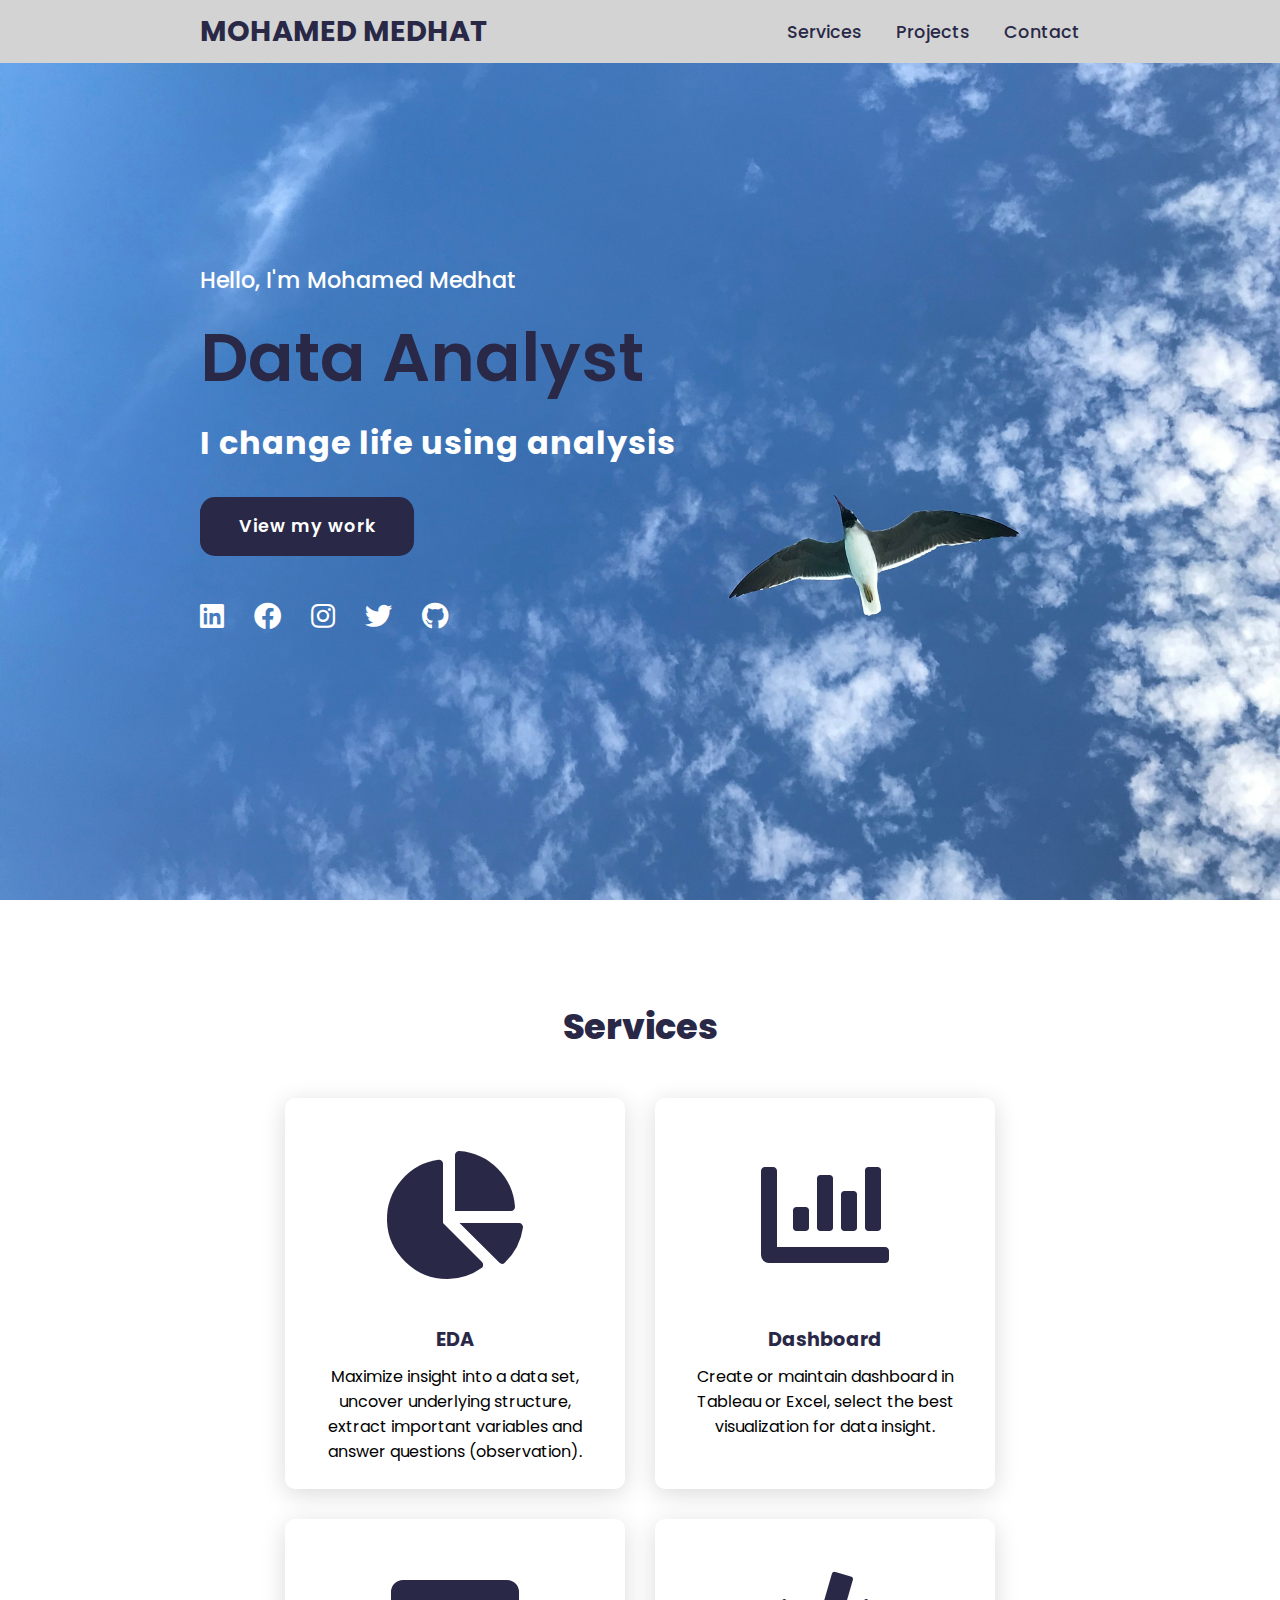
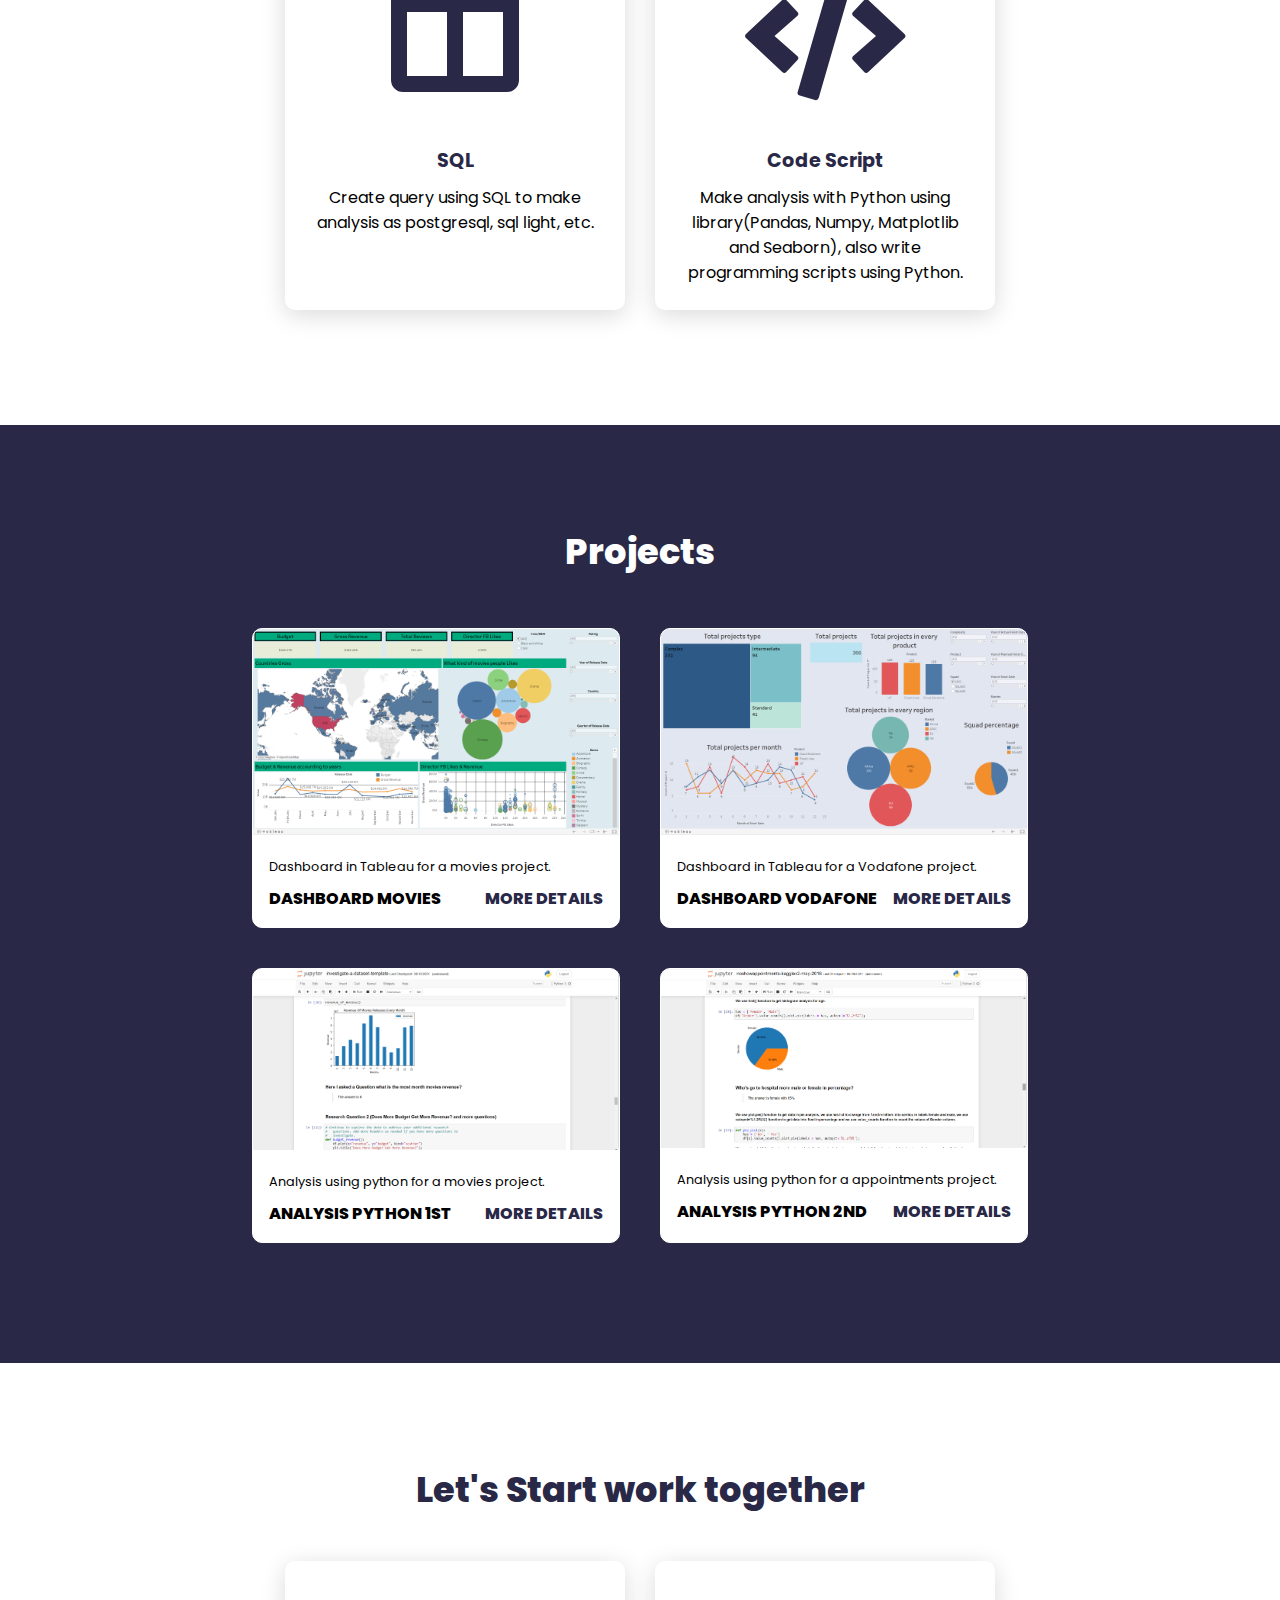
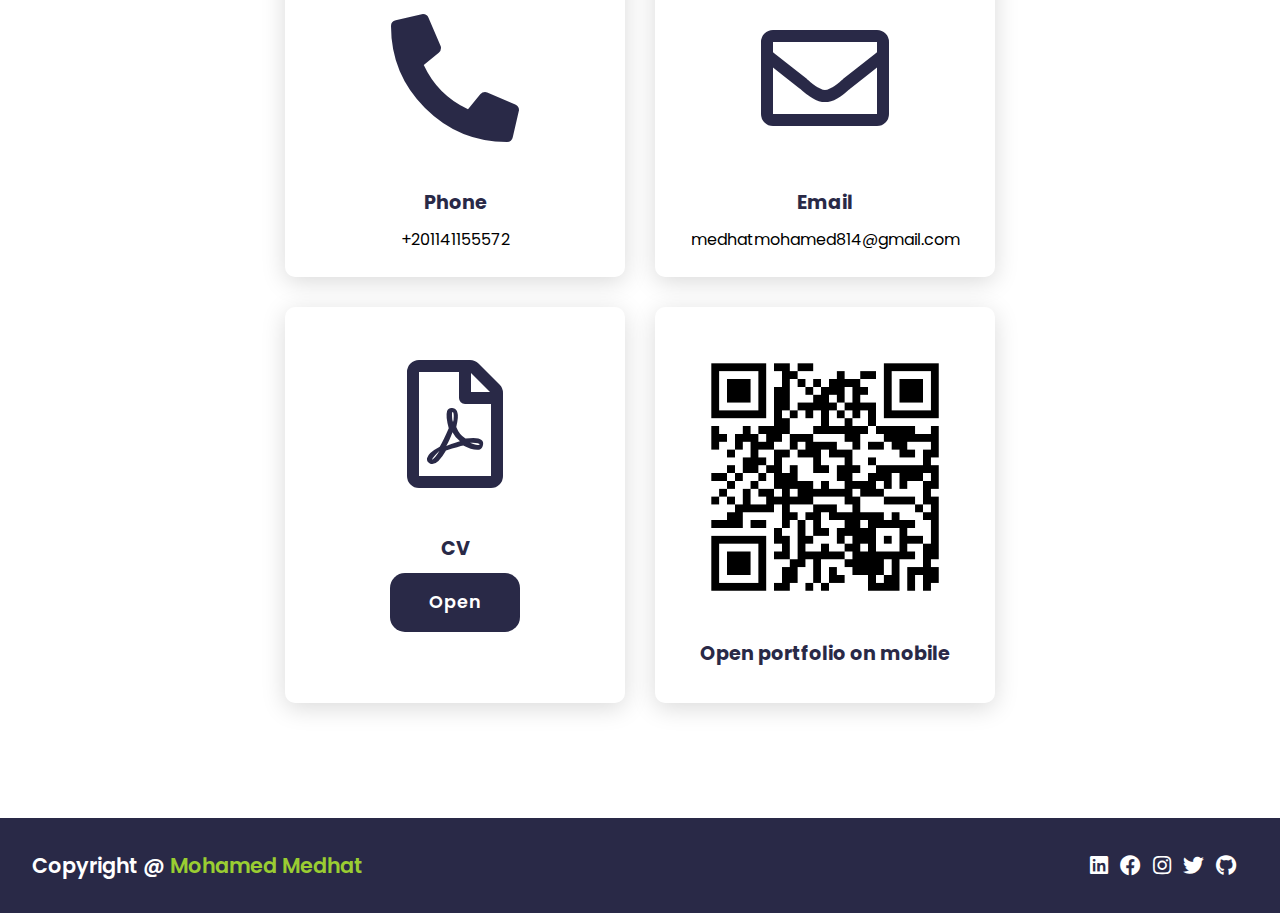
<file: index.html>
<!DOCTYPE html>
<html lang="en">
<head>
    <meta charset="UTF-8">
    <meta http-equiv="X-UA-Compatible" content="IE=edge">
    <meta name="viewport" content="width=device-width, initial-scale=1.0">
    <link rel="stylesheet" href="https://cdnjs.cloudflare.com/ajax/libs/font-awesome/5.15.4/css/all.min.css">
    <link rel="stylesheet"href="style.css">
    <link rel="shortcut icon" type="image/x-icon" href="images/favicon.ico" />
    <title>Mohamed Medhat</title>
</head>
<body>
    
    <header>
        <div class="logo">
        <a href="#">Mohamed Medhat</a>
        </div>
        <nav class="navigation"> 
            <a href="#services">Services</a>
            <a href="#projects">Projects</a>
            <a href="#contact">Contact</a>
        </nav>
    </header>

    <section class="main">
        <div>
            <h2>Hello, I'm Mohamed Medhat<br><span>Data Analyst</span></h2>
            <h3>I change life using analysis</h3>
            <a href="#projects" class="main-btn">View my work</a>
            <div class="social-content">
                <div class="social-card">
                    <div class="social-icons">
                        <a href="https://www.linkedin.com/in/mohamed-medhat-571b2717a/" target="_blank"><i class="fab fa-linkedin" ></i></a>
                    </div>
                </div>
                <div class="social-card">
                    <div class="social-icons">
                        <a href="https://www.facebook.com/mohamed.medhat.5036" target="_blank"><i class="fab fa-facebook"></i></a>
                    </div>
                </div>
                <div class="social-card">
                    <div class="social-icons">
                        <a href="https://www.instagram.com/m1o2h3a4m5e6d7/" target="_blank"><i class="fab fa-instagram"></i></a>
                    </div>
                </div>
                <div class="social-card">
                    <div class="social-icons">
                        <a href="https://twitter.com/Mohamed34366161" target="_blank"><i class="fab fa-twitter"></i></a>
                    </div>
                </div>
                <div class="social-card">
                    <div class="social-icons">
                        <a href="https://github.com/l1onk1ngl" target="_blank"><i class="fab fa-github"></i></a>
                    </div>
                
                </div>
            </div>
        </div>
        
    </section>


    <section class="cards" id="services">
        <h2 class="title">Services</h2>
        <div class="content">
            <div class="card">
                <div class="icon">
                    <i class="fas fa-chart-pie"></i>
                </div>
                <div class="info">
                    <h3>EDA</h3>
                    <p>Maximize insight into a data set, uncover underlying structure, extract important variables and answer questions (observation).</p>
                </div>
            </div>

            <div class="card">
                <div class="icon">
                    <i class="fas fa-chart-bar"></i>
                </div>
                <div class="info">
                    <h3>Dashboard</h3>
                    <p>Create or maintain dashboard in Tableau or Excel, select the best visualization for data insight.</p>
                </div>
            </div>

            <div class="card">
                <div class="icon">
                    <i class="fas fa-columns"></i>
                </div>
                <div class="info">
                    <h3>SQL</h3>
                    <p>Create query using SQL to make analysis as postgresql, sql light, etc.</p>
                </div>
            </div>

            <div class="card">
                <div class="icon">
                    <i class="fas fa-code"></i>
                </div>
                <div class="info">
                    <h3>Code Script</h3>
                    <p>Make analysis with Python using library(Pandas, Numpy, Matplotlib and Seaborn), also write programming scripts using Python.</p>
                </div>
            </div>
            
        </div>

    </section>

    <section class="projects" id="projects">
        <h2 class="title">Projects</h2>
        <div class="content">
            <div class="project-card">
                <div class="project-image">
                    <img src="images/country.png" alt="This are a photo of dashboard in Tableau for a movies project.">
                </div>
                <div class="project-info">
                    <p class="project-category">Dashboard in Tableau for a movies project.</p>
                    <strong class="project-title">
                        <span>Dashboard Movies</span>
                        <a href="https://public.tableau.com/app/profile/mohamed.medhat.rabeaey/viz/MoviesGross1_1/MoviesGross" class="more-details" target="_blank">More details</a>
                    </strong>
                </div>
            </div>


            <div class="project-card">
                <div class="project-image">
                    <img src="images/Vodfone.png" alt="This are a photo of dashboard in Tableau for a Vodfone project.">
                </div>
                <div class="project-info">
                    <p class="project-category">Dashboard in Tableau for a Vodafone project.</p>
                    <strong class="project-title">
                        <span>Dashboard Vodafone</span>
                        <a href="https://public.tableau.com/app/profile/mohamed.medhat.rabeaey/viz/BusinessInsights-Vodafone-v1_2/DashboardVodafone" class="more-details" target="_blank">More details</a>
                    </strong>
                </div>
            </div>


            <div class="project-card">
                <div class="project-image">
                    <img src="images/movies.png" alt="This are a photo of Analysis using python for a movies project.">
                </div>
                <div class="project-info">
                    <p class="project-category">Analysis using python for a movies project.</p>
                    <strong class="project-title">
                        <span>Analysis Python 1st</span>
                        <a href="https://drive.google.com/drive/folders/1H5t1mj1MIrdDOOASAVVRGYFPipNpbUhS?usp=sharing" class="more-details" target="_blank">More details</a>
                    </strong>
                </div>
            </div>


            <div class="project-card">
                <div class="project-image">
                    <img src="images/noshowappointments.png" alt="This are a photo of Analysis using python for a noshowappointments project.">
                </div>
                <div class="project-info">
                    <p class="project-category">Analysis using python for a appointments project.</p>
                    <strong class="project-title">
                        <span>Analysis Python 2nd</span>
                        <a href="https://drive.google.com/drive/folders/1RTEqnsOKWsBrf45XniQyiheCMn8iuC6W?usp=sharing" class="more-details" target="_blank">More details</a>
                    </strong>
                </div>
            </div>
        </div>
    </section>

    <section class="cards-contact" id="contact">
        <h2 class="title">Let's Start work together</h2>
        <div class="content">
            <div class="card">
                <div class="icon">
                    <i class="fas fa-phone-alt"></i>
                </div>
                <div class="info">
                    <h3>Phone</h3>
                    <p>+201141155572</p>
                </div>
            </div>

            <div class="card">
                <div class="icon">
                    <i class="far fa-envelope"></i>
                </div>
                <div class="info">
                    <h3>Email</h3>
                    <p>medhatmohamed814@gmail.com</p>
                </div>
            </div>
            
            <div class="card">
                <div class="icon">
                    <i class="far fa-file-pdf"></i>
                </div>
                <div class="info">
                    <h3>CV</h3>
                    <a href="https://drive.google.com/file/d/1IwD01ZaskIREUjMtSnKruKEegRoEuO8d/view?usp=sharing" class="main-btn" target="_blank">Open</a>
                    
                </div>
            </div>

            
            <div class="card">
                <div class="info">
                    <div class="project-image">
                        <img src="images/portfolio_qr.jpg" alt="This are a photo of dashboard in Tableau for a movies project.">
                    </div>
                    <h3>Open portfolio on mobile</h3>
        
                </div>
            </div>

    </section>

    

    <footer class="footer">
        <p class="footer-title">Copyright @ <span>Mohamed Medhat</span></p>
        <div class="social-content">
            <div class="social-card">
                <div class="social-icons">
                    <a href="https://www.linkedin.com/in/mohamed-medhat-571b2717a/" target="_blank"><i class="fab fa-linkedin" ></i></a>
                </div>
            </div>
            <div class="social-card">
                <div class="social-icons">
                    <a href="https://www.facebook.com/mohamed.medhat.5036" target="_blank"><i class="fab fa-facebook"></i></a>
                </div>
            </div>
            <div class="social-card">
                <div class="social-icons">
                    <a href="https://www.instagram.com/m1o2h3a4m5e6d7/" target="_blank"><i class="fab fa-instagram"></i></a>
                </div>
            </div>
            <div class="social-card">
                <div class="social-icons">
                    <a href="https://twitter.com/Mohamed34366161" target="_blank"><i class="fab fa-twitter"></i></a>
                </div>
            </div>
            <div class="social-card">
                <div class="social-icons">
                    <a href="https://github.com/l1onk1ngl" target="_blank"><i class="fab fa-github"></i></a>
                </div>
            </div>

    </footer>
</body>
</html>
</file>
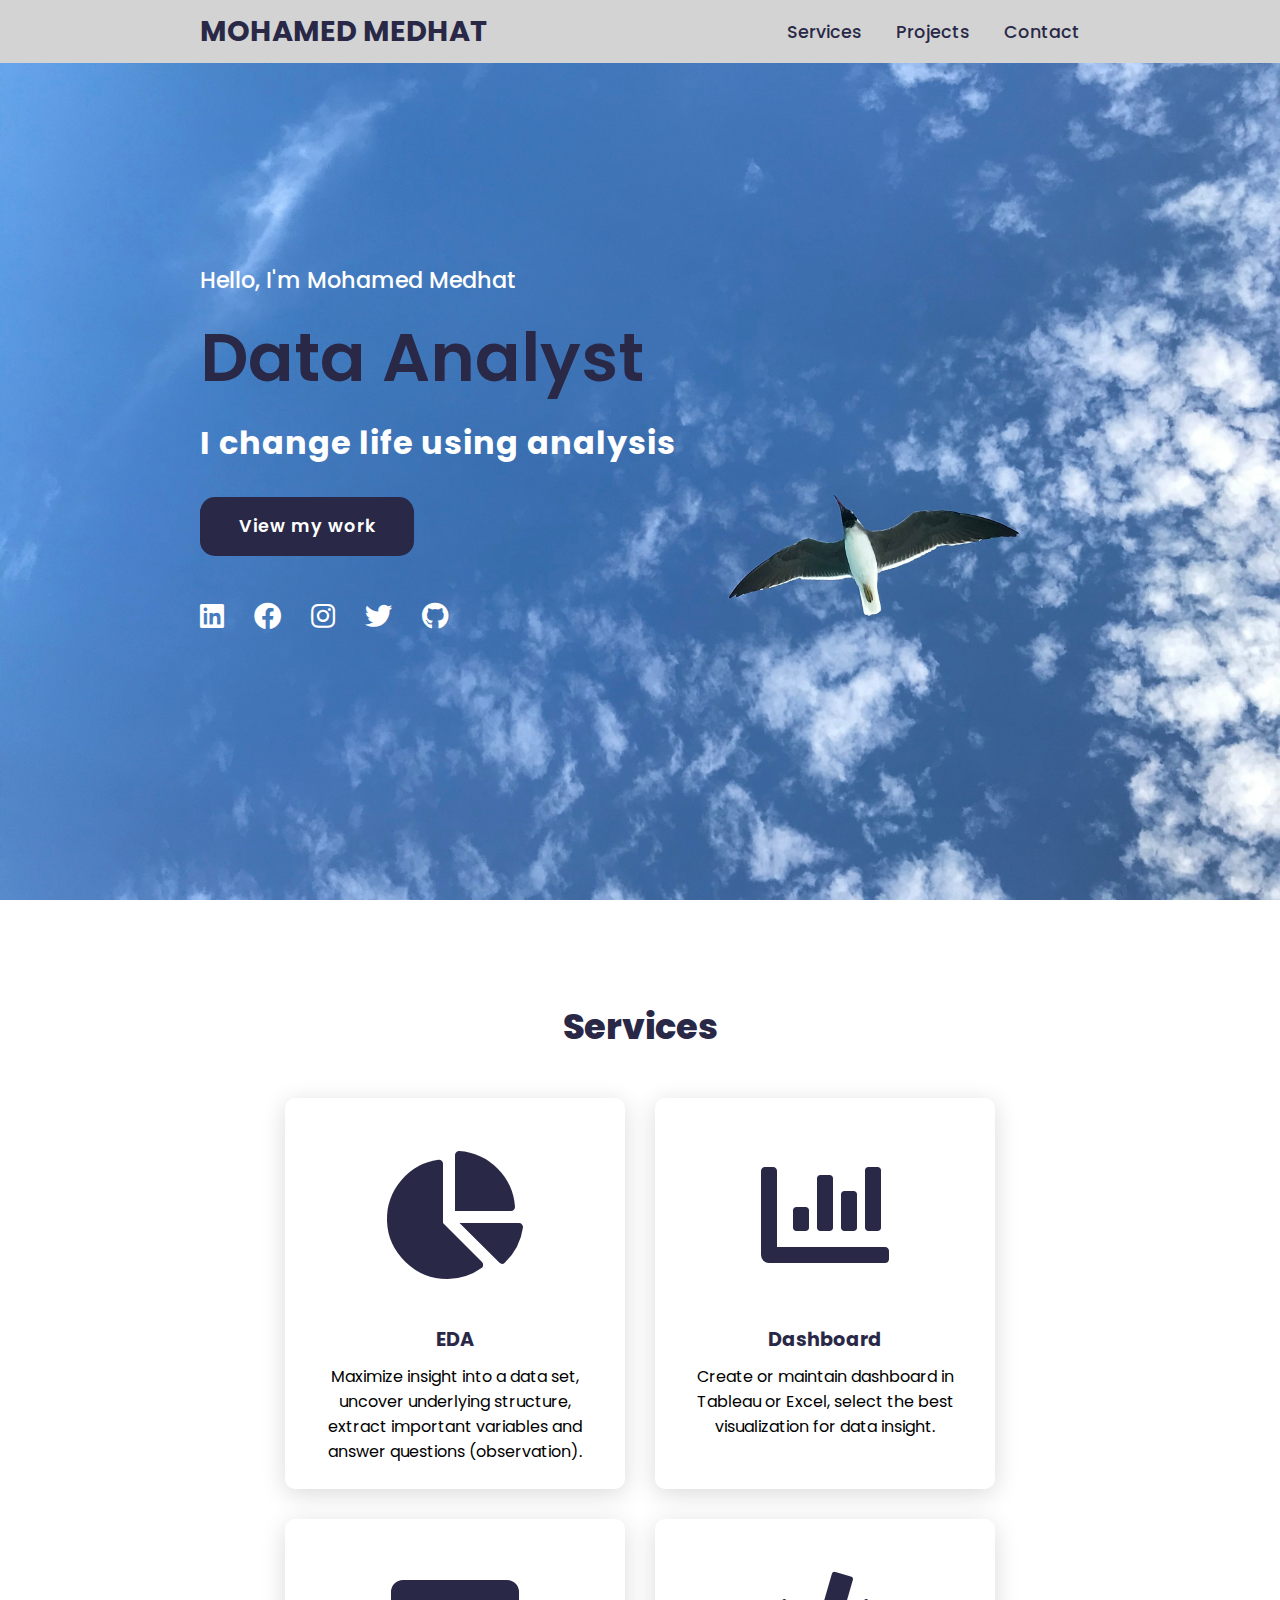
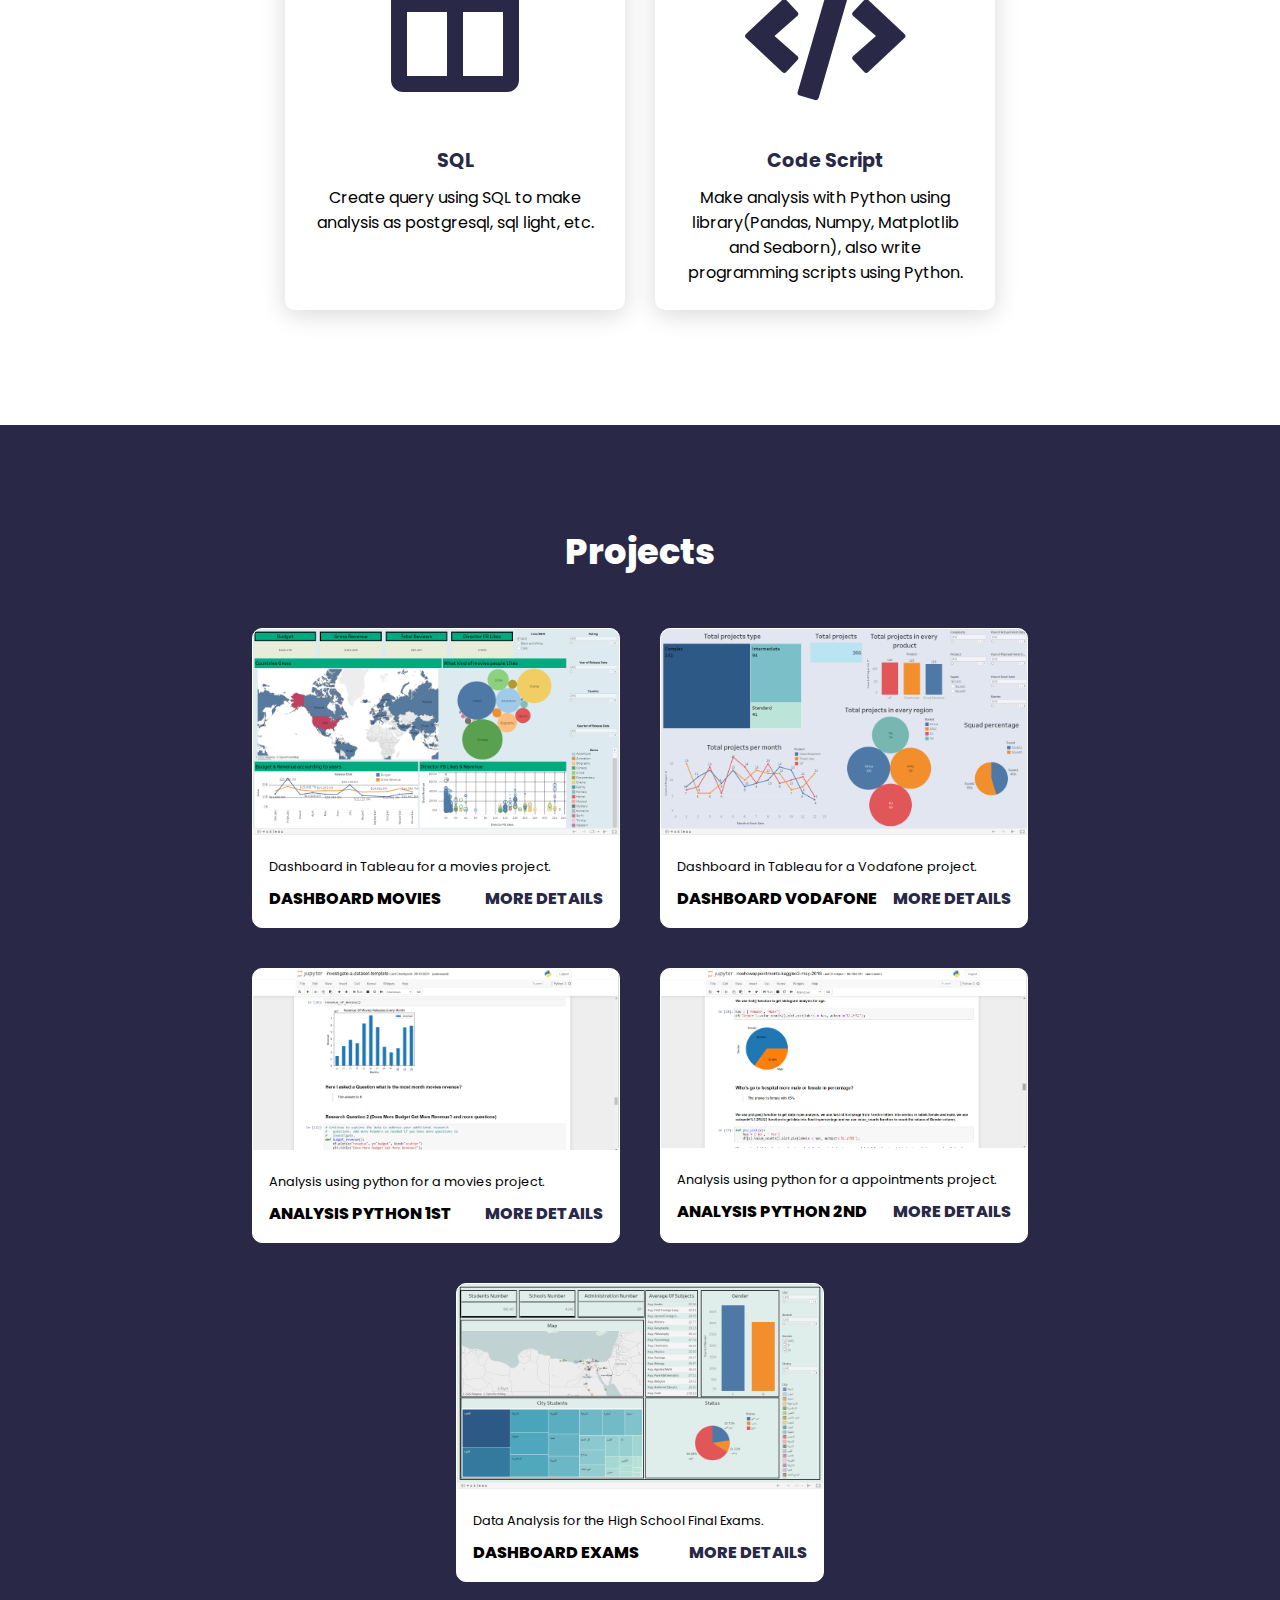
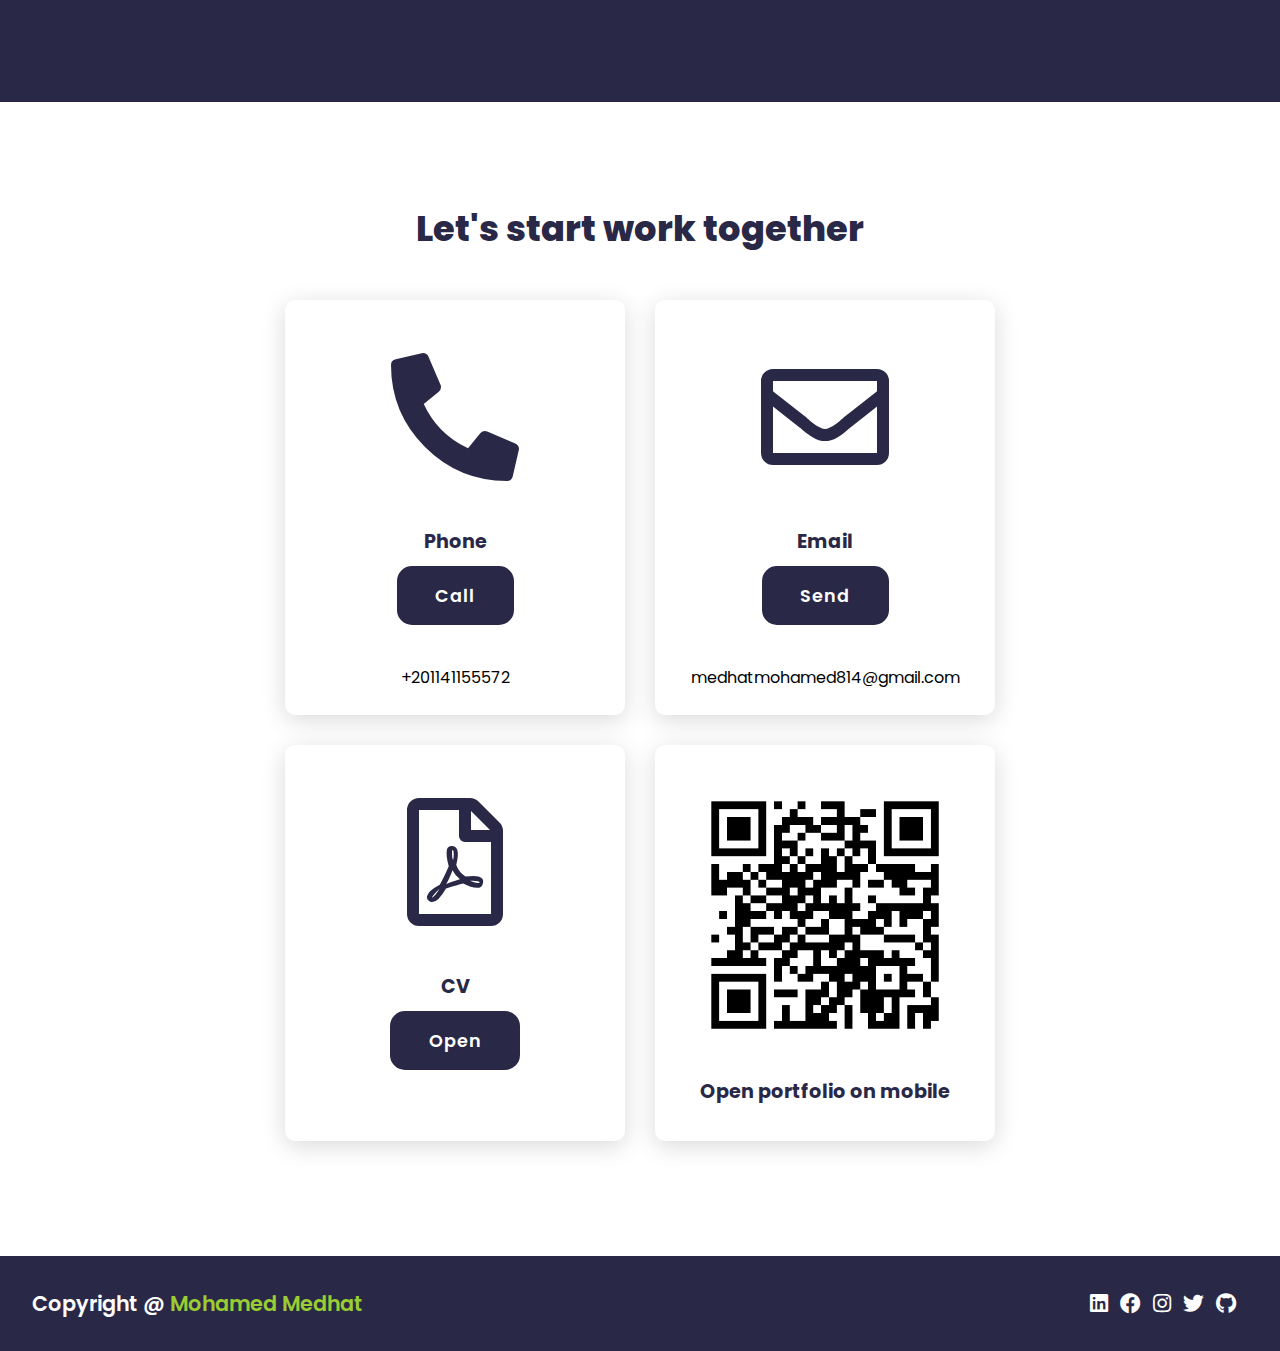
<file: portfolio/index.html>
<!DOCTYPE html>
<html lang="en">
<head>
    <meta charset="UTF-8">
    <meta http-equiv="X-UA-Compatible" content="IE=edge">
    <meta name="viewport" content="width=device-width, initial-scale=1.0">
    <link rel="stylesheet" href="https://cdnjs.cloudflare.com/ajax/libs/font-awesome/5.15.4/css/all.min.css">
    <link rel="stylesheet"href="style.css">
    <link rel="shortcut icon" type="image/x-icon" href="images/favicon.ico" />
    <title>Mohamed Medhat</title>
</head>
<body>
    
    <header>
        <div class="logo">
        <a href="#">Mohamed Medhat</a>
        </div>
        <nav class="navigation"> 
            <a href="#services">Services</a>
            <a href="#projects">Projects</a>
            <a href="#contact">Contact</a>
        </nav>
    </header>

    <section class="main">
        <div>
            <h2>Hello, I'm Mohamed Medhat<br><span>Data Analyst</span></h2>
            <h3>I change life using analysis</h3>
            <a href="#projects" class="main-btn">View my work</a>
            <div class="social-content">
                <div class="social-card">
                    <div class="social-icons">
                        <a href="https://www.linkedin.com/in/mohamed-medhat-571b2717a/" target="_blank"><i class="fab fa-linkedin" ></i></a>
                    </div>
                </div>
                <div class="social-card">
                    <div class="social-icons">
                        <a href="https://www.facebook.com/mohamed.medhat.5036" target="_blank"><i class="fab fa-facebook"></i></a>
                    </div>
                </div>
                <div class="social-card">
                    <div class="social-icons">
                        <a href="https://www.instagram.com/m1o2h3a4m5e6d7/" target="_blank"><i class="fab fa-instagram"></i></a>
                    </div>
                </div>
                <div class="social-card">
                    <div class="social-icons">
                        <a href="https://twitter.com/Mohamed34366161" target="_blank"><i class="fab fa-twitter"></i></a>
                    </div>
                </div>
                <div class="social-card">
                    <div class="social-icons">
                        <a href="https://github.com/l1onk1ngl" target="_blank"><i class="fab fa-github"></i></a>
                    </div>
                
                </div>
            </div>
        </div>
        
    </section>


    <section class="cards" id="services">
        <h2 class="title">Services</h2>
        <div class="content">
            <div class="card">
                <div class="icon">
                    <i class="fas fa-chart-pie"></i>
                </div>
                <div class="info">
                    <h3>EDA</h3>
                    <p>Maximize insight into a data set, uncover underlying structure, extract important variables and answer questions (observation).</p>
                </div>
            </div>

            <div class="card">
                <div class="icon">
                    <i class="fas fa-chart-bar"></i>
                </div>
                <div class="info">
                    <h3>Dashboard</h3>
                    <p>Create or maintain dashboard in Tableau or Excel, select the best visualization for data insight.</p>
                </div>
            </div>

            <div class="card">
                <div class="icon">
                    <i class="fas fa-columns"></i>
                </div>
                <div class="info">
                    <h3>SQL</h3>
                    <p>Create query using SQL to make analysis as postgresql, sql light, etc.</p>
                </div>
            </div>

            <div class="card">
                <div class="icon">
                    <i class="fas fa-code"></i>
                </div>
                <div class="info">
                    <h3>Code Script</h3>
                    <p>Make analysis with Python using library(Pandas, Numpy, Matplotlib and Seaborn), also write programming scripts using Python.</p>
                </div>
            </div>
            
        </div>

    </section>

    <section class="projects" id="projects">
        <h2 class="title">Projects</h2>
        <div class="content">
            <div class="project-card">
                <div class="project-image">
                    <img src="images/country.png" alt="This are a photo of dashboard in Tableau for a movies project.">
                </div>
                <div class="project-info">
                    <p class="project-category">Dashboard in Tableau for a movies project.</p>
                    <strong class="project-title">
                        <span>Dashboard Movies</span>
                        <a href="https://public.tableau.com/app/profile/mohamed.medhat.rabeaey/viz/MoviesGross1_1/MoviesGross" class="more-details" target="_blank">More details</a>
                    </strong>
                </div>
            </div>


            <div class="project-card">
                <div class="project-image">
                    <img src="images/Vodfone.png" alt="This are a photo of dashboard in Tableau for a Vodfone project.">
                </div>
                <div class="project-info">
                    <p class="project-category">Dashboard in Tableau for a Vodafone project.</p>
                    <strong class="project-title">
                        <span>Dashboard Vodafone</span>
                        <a href="https://public.tableau.com/app/profile/mohamed.medhat.rabeaey/viz/BusinessInsights-Vodafone-v1_2/DashboardVodafone" class="more-details" target="_blank">More details</a>
                    </strong>
                </div>
            </div>


            <div class="project-card">
                <div class="project-image">
                    <img src="images/movies.png" alt="This are a photo of Analysis using python for a movies project.">
                </div>
                <div class="project-info">
                    <p class="project-category">Analysis using python for a movies project.</p>
                    <strong class="project-title">
                        <span>Analysis Python 1st</span>
                        <a href="https://drive.google.com/drive/folders/1H5t1mj1MIrdDOOASAVVRGYFPipNpbUhS?usp=sharing" class="more-details" target="_blank">More details</a>
                    </strong>
                </div>
            </div>


            <div class="project-card">
                <div class="project-image">
                    <img src="images/noshowappointments.png" alt="This are a photo of Analysis using python for a noshowappointments project.">
                </div>
                <div class="project-info">
                    <p class="project-category">Analysis using python for a appointments project.</p>
                    <strong class="project-title">
                        <span>Analysis Python 2nd</span>
                        <a href="https://drive.google.com/drive/folders/1RTEqnsOKWsBrf45XniQyiheCMn8iuC6W?usp=sharing" class="more-details" target="_blank">More details</a>
                    </strong>
                </div>
            </div>

        
            <div class="project-card">
                <div class="project-image">
                    <img src="images/final_exam.png" alt="This are a photo of Analysis using Tabluea for a final_exam project.">
                </div>
                <div class="project-info">
                    <p class="project-category">Data Analysis for the High School Final Exams.</p>
                    <strong class="project-title">
                        <span>Dashboard Exams</span>
                        <a href="https://public.tableau.com/app/profile/mohamed.medhat.rabeaey/viz/FinalExamv1_0/FinalExam" class="more-details" target="_blank">More details</a>
                    </strong>
                </div>
            </div>
        </div>
    </section>

    <section class="cards-contact" id="contact">
        <h2 class="title">Let's start work together</h2>
        <div class="content">
            <div class="card">
                <div class="icon">
                    <i class="fas fa-phone-alt"></i>
                </div>
                <div class="info">
                    <h3>Phone</h3>
                    <a href="tel:+201141155572" class="main-btn">Call</a>
                    <p>+201141155572</p>
                </div>
            </div>

            <div class="card">
                <div class="icon">
                    <i class="far fa-envelope"></i>
                </div>
                <div class="info">
                    <h3>Email</h3>
                    <a href="mailto:medhatmohamed814@gmail.com" class="main-btn">Send</a>
                    <p>medhatmohamed814@gmail.com</p>
                </div>
            </div>
            
            <div class="card">
                <div class="icon">
                    <i class="far fa-file-pdf"></i>
                </div>
                <div class="info">
                    <h3>CV</h3>
                    <a href="https://drive.google.com/file/d/1b-i1ZMaJRUAB9cqq4MQ2hFMFK-oQ1Bku/view?usp=sharing" class="main-btn" target="_blank">Open</a>
                    
                </div>
            </div>

            
            <div class="card">
                <div class="info">
                    <div class="project-image">
                        <img src="images/qr_mobile.jpg" alt="This are a photo of dashboard in Tableau for a movies project.">
                    </div>
                    <h3>Open portfolio on mobile</h3>
        
                </div>
            </div>

    </section>


    <footer class="footer">
        <p class="footer-title">Copyright @ <span>Mohamed Medhat</span></p>
        <div class="social-content">
            <div class="social-card">
                <div class="social-icons">
                    <a href="https://www.linkedin.com/in/mohamed-medhat-571b2717a/" target="_blank"><i class="fab fa-linkedin" ></i></a>
                </div>
            </div>
            <div class="social-card">
                <div class="social-icons">
                    <a href="https://www.facebook.com/mohamed.medhat.5036" target="_blank"><i class="fab fa-facebook"></i></a>
                </div>
            </div>
            <div class="social-card">
                <div class="social-icons">
                    <a href="https://www.instagram.com/m1o2h3a4m5e6d7/" target="_blank"><i class="fab fa-instagram"></i></a>
                </div>
            </div>
            <div class="social-card">
                <div class="social-icons">
                    <a href="https://twitter.com/Mohamed34366161" target="_blank"><i class="fab fa-twitter"></i></a>
                </div>
            </div>
            <div class="social-card">
                <div class="social-icons">
                    <a href="https://github.com/l1onk1ngl" target="_blank"><i class="fab fa-github"></i></a>
                </div>
            </div>

    </footer>
</body>
</html>
</file>
<file: style.css>
@import url('https://fonts.googleapis.com/css2?family=Poppins:ital,wght@0,100;0,200;0,300;0,400;0,500;0,600;0,700;0,800;0,900;1,100;1,200;1,300;1,400;1,500;1,600;1,700;1,800;1,900&display=swap');

*{
    font-family: 'Poppins', sans-serif;
    margin: 0;
    padding: 0;
    box-sizing: border-box;
    scroll-behavior: smooth;

}

header {
    background-color:lightgrey;
    width:100%;
    position: fixed;
    z-index: 999;
    display: flex;
    justify-content: space-between;
    align-items: center;
    padding: 10px 200px;
}
.logo a{
    text-decoration: none;
    color:rgb(41, 41, 71);
    text-transform: uppercase;
    font-weight: 700;
    font-size: 1.8em;
}
.logo a:hover{
    color:yellowgreen;
}

.navigation a{
    text-decoration: none;
    color:rgb(41, 41, 71);
    font-weight: 500;
    font-size: 1.1em;
    padding-left: 30px;
}
.navigation a:hover{
    color:yellowgreen;
}
section{
    padding: 100px 200px;
}
.main{
    width: 100%;
    min-height: 100vh;
    display: flex;
    align-items: center;
    background: url(images/background.jpg) no-repeat;
    background-size:cover;
    background-position: center;
}
.main h2{
    color:white;
    font-size: 1.4em;
    font-weight: 500;
}
.main h2 span{
    display: inline-block;
    margin-top: 10px;
    color:rgb(41, 41, 71);
    font-size:3em;
    font-weight: 600;
}
.main h3{
    color:white;
    font-size: 2em;
    font-weight: 700;
    letter-spacing: 1px;
    margin-top: 10px;
    margin-bottom: 30px;
}

.main-btn{
    color:white;
    background-color: rgb(41, 41, 71);
    text-decoration: none;
    font-size: 1.1em;
    font-weight: 600;
    display: inline-block;
    padding: 0.9375em 2.1875em;
    letter-spacing: 1px;
    border-radius: 15px;
    margin-bottom: 40px;
    transition: 0.7s ease;
}
.main-btn:hover{
    background-color:yellowgreen;
    transform: scale(1.1);
}


.social-content{
    display: flex;
    flex-direction: row;
    flex-wrap: wrap;
}
.social-card{
    transition: 0.7s ease;
}
.social-card:hover{
    transform: scale(1.3);
}   
.social-icons a{
    color:white;
    font-size: 1.7em;
    padding-right: 30px;
}
.social-icons a:hover{
    color:yellowgreen;
}


.title {
    display :flex;
    justify-content: center;
    color:rgb(41, 41, 71);
    font-size: 2.2em;
    font-weight: 800;
    margin-bottom: 30px;
}

.content{
    display: flex;
    justify-content: center;
    flex-direction: row;
    flex-wrap: wrap;
}

.card{
    background-color:white;
    width:21.25em;
    box-shadow: 0 5px 25px rgba(1, 1, 1, 15%);
    border-radius:10px;
    padding: 25px;
    margin: 15px;
    transition: 0.7s ease;
}

.card:hover{
    transform: scale(1.1);
}   

.icon{
    color:rgb(41, 41, 71);
    font-size: 8em;
    text-align: center;
}

.info{
    text-align: center;
}

.info h3{
    color:rgb(41, 41, 71);
    font-size: 1.2em;
    font-weight: 700;
    margin: 10px;
}

.projects{
    background-color:rgb(41, 41, 71);
}
.projects h2{
    color:white;
}
.projects .content{
    margin-top: 30px;
}
.project-card{
    background-color:white;
    border:1px solid white;
    min-height: 14em;
    width: 23em;
    overflow: hidden;
    border-radius: 10px;
    margin: 20px;
    transition: 0.7s ease;
}
.project-card:hover{   
    transform: scale(1.1);
}
.project-card:hover .project-image{
    opacity: 0.9;
}
.project-image img{
    width: 100%;
}
.project-info{
    padding: 1em;
}
.project-category{
    font-size: 0.8em;
    color: black;
}
.project-title{
    display:flex;
    justify-content: space-between;
    text-transform: uppercase;
    font-weight: 800;
    margin-top: 10px;
}
.more-details{
    text-decoration: none;
    color:rgb(41, 41, 71);
}
.more-details:hover{
    color: yellowgreen;
}

.contact .icon{
    font: size 4.5em;
}

.contact .info h3{
    color:black;
}

.contact .info p{
    font-size: 1.5em;
}


.footer{
    background-color: rgb(41, 41, 71);;
    color: white;
    padding: 2em;
    display: flex;
    justify-content: space-between;
}

.footer-title{
    font-size: 1.3em;
    font-weight: 600;
}
.footer-title span{
    color: yellowgreen;
}

.footer .social-icons a{
    font-size: 1.3em;
    padding: 0 12px 0 0;
}

@media (max-width:1023px) {
    header{
        padding: 12px 20px;
    }
    .navigation a{
        padding: left 10px;
    }
    .title{
        font: size 1.8em;
    }
    section{
        padding: 80px 20px;
    }

    .main-content h2{
        font: size 1em;
    }
    .main-content h3{
        font: size 1.6em;
    }

    .content{
        flex-direction: column;
        align-items: center;
    }

}

@media (max-width:641px) {
    body{
            font: size 12px;   
        }
        .main-content h2{
            font: size 0.8em;
        }
        .main-content h3{
            font: size 1.4em;
        }
    
}

@media (max-width:300pxpx) {
    body{
            font: size 10px;   
        }
}
</file>
<file: portfolio/style.css>
@import url('https://fonts.googleapis.com/css2?family=Poppins:ital,wght@0,100;0,200;0,300;0,400;0,500;0,600;0,700;0,800;0,900;1,100;1,200;1,300;1,400;1,500;1,600;1,700;1,800;1,900&display=swap');

*{
    font-family: 'Poppins', sans-serif;
    margin: 0;
    padding: 0;
    box-sizing: border-box;
    scroll-behavior: smooth;

}

header {
    background-color:lightgrey;
    width:100%;
    position: fixed;
    z-index: 999;
    display: flex;
    justify-content: space-between;
    align-items: center;
    padding: 10px 200px;
}
.logo a{
    text-decoration: none;
    color:rgb(41, 41, 71);
    text-transform: uppercase;
    font-weight: 700;
    font-size: 1.8em;
}
.logo a:hover{
    color:yellowgreen;
}

.navigation a{
    text-decoration: none;
    color:rgb(41, 41, 71);
    font-weight: 500;
    font-size: 1.1em;
    padding-left: 30px;
}
.navigation a:hover{
    color:yellowgreen;
}
section{
    padding: 100px 200px;
}
.main{
    width: 100%;
    min-height: 100vh;
    display: flex;
    align-items: center;
    background: url(images/background.jpg) no-repeat;
    background-size:cover;
    background-position: center;
}
.main h2{
    color:white;
    font-size: 1.4em;
    font-weight: 500;
}
.main h2 span{
    display: inline-block;
    margin-top: 10px;
    color:rgb(41, 41, 71);
    font-size:3em;
    font-weight: 600;
}
.main h3{
    color:white;
    font-size: 2em;
    font-weight: 700;
    letter-spacing: 1px;
    margin-top: 10px;
    margin-bottom: 30px;
}

.main-btn{
    color:white;
    background-color: rgb(41, 41, 71);
    text-decoration: none;
    font-size: 1.1em;
    font-weight: 600;
    display: inline-block;
    padding: 0.9375em 2.1875em;
    letter-spacing: 1px;
    border-radius: 15px;
    margin-bottom: 40px;
    transition: 0.7s ease;
}
.main-btn:hover{
    background-color:yellowgreen;
    transform: scale(1.1);
}


.social-content{
    display: flex;
    flex-direction: row;
    flex-wrap: wrap;
}
.social-card{
    transition: 0.7s ease;
}
.social-card:hover{
    transform: scale(1.3);
}   
.social-icons a{
    color:white;
    font-size: 1.7em;
    padding-right: 30px;
}
.social-icons a:hover{
    color:yellowgreen;
}


.title {
    display :flex;
    justify-content: center;
    color:rgb(41, 41, 71);
    font-size: 2.2em;
    font-weight: 800;
    margin-bottom: 30px;
}

.content{
    display: flex;
    justify-content: center;
    flex-direction: row;
    flex-wrap: wrap;
}

.card{
    background-color:white;
    width:21.25em;
    box-shadow: 0 5px 25px rgba(1, 1, 1, 15%);
    border-radius:10px;
    padding: 25px;
    margin: 15px;
    transition: 0.7s ease;
}

.card:hover{
    transform: scale(1.1);
}   

.icon{
    color:rgb(41, 41, 71);
    font-size: 8em;
    text-align: center;
}

.info{
    text-align: center;
}

.info h3{
    color:rgb(41, 41, 71);
    font-size: 1.2em;
    font-weight: 700;
    margin: 10px;
}

.projects{
    background-color:rgb(41, 41, 71);
}
.projects h2{
    color:white;
}
.projects .content{
    margin-top: 30px;
}
.project-card{
    background-color:white;
    border:1px solid white;
    min-height: 14em;
    width: 23em;
    overflow: hidden;
    border-radius: 10px;
    margin: 20px;
    transition: 0.7s ease;
}
.project-card:hover{   
    transform: scale(1.1);
}
.project-card:hover .project-image{
    opacity: 0.9;
}
.project-image img{
    width: 100%;
}
.project-info{
    padding: 1em;
}
.project-category{
    font-size: 0.8em;
    color: black;
}
.project-title{
    display:flex;
    justify-content: space-between;
    text-transform: uppercase;
    font-weight: 800;
    margin-top: 10px;
}
.more-details{
    text-decoration: none;
    color:rgb(41, 41, 71);
}
.more-details:hover{
    color: yellowgreen;
}

.contact .icon{
    font: size 4.5em;
}

.contact .info h3{
    color:black;
}

.contact .info p{
    font-size: 1.5em;
}


.footer{
    background-color: rgb(41, 41, 71);;
    color: white;
    padding: 2em;
    display: flex;
    justify-content: space-between;
}

.footer-title{
    font-size: 1.3em;
    font-weight: 600;
}
.footer-title span{
    color: yellowgreen;
}

.footer .social-icons a{
    font-size: 1.3em;
    padding: 0 12px 0 0;
}

@media (max-width:1023px) {
    header{
        padding: 12px 20px;
    }
    .navigation a{
        padding: left 10px;
    }
    .title{
        font: size 1.8em;
    }
    section{
        padding: 80px 20px;
    }

    .main-content h2{
        font: size 1em;
    }
    .main-content h3{
        font: size 1.6em;
    }

    .content{
        flex-direction: column;
        align-items: center;
    }

}

@media (max-width:641px) {
    body{
            font: size 12px;   
        }
        .main-content h2{
            font: size 0.8em;
        }
        .main-content h3{
            font: size 1.4em;
        }
    
}

@media (max-width:300pxpx) {
    body{
            font: size 10px;   
        }
}
</file>
